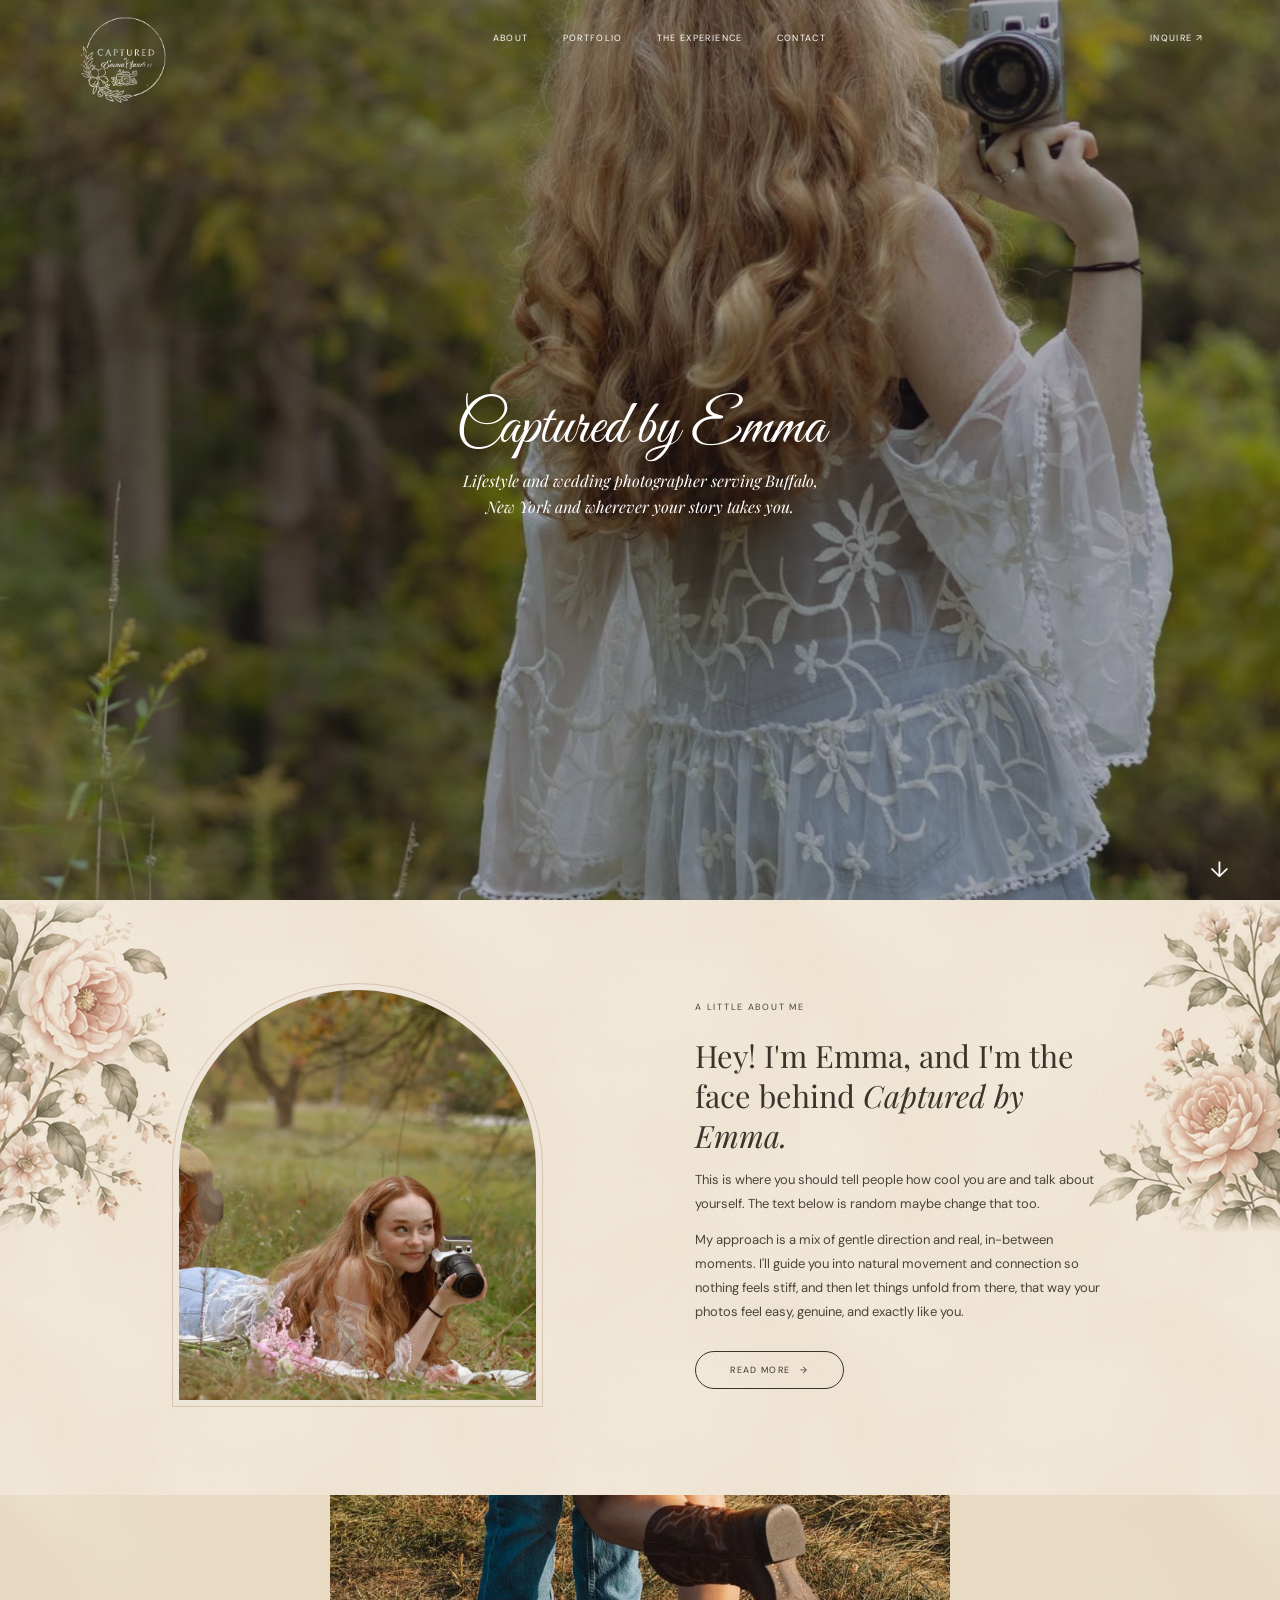
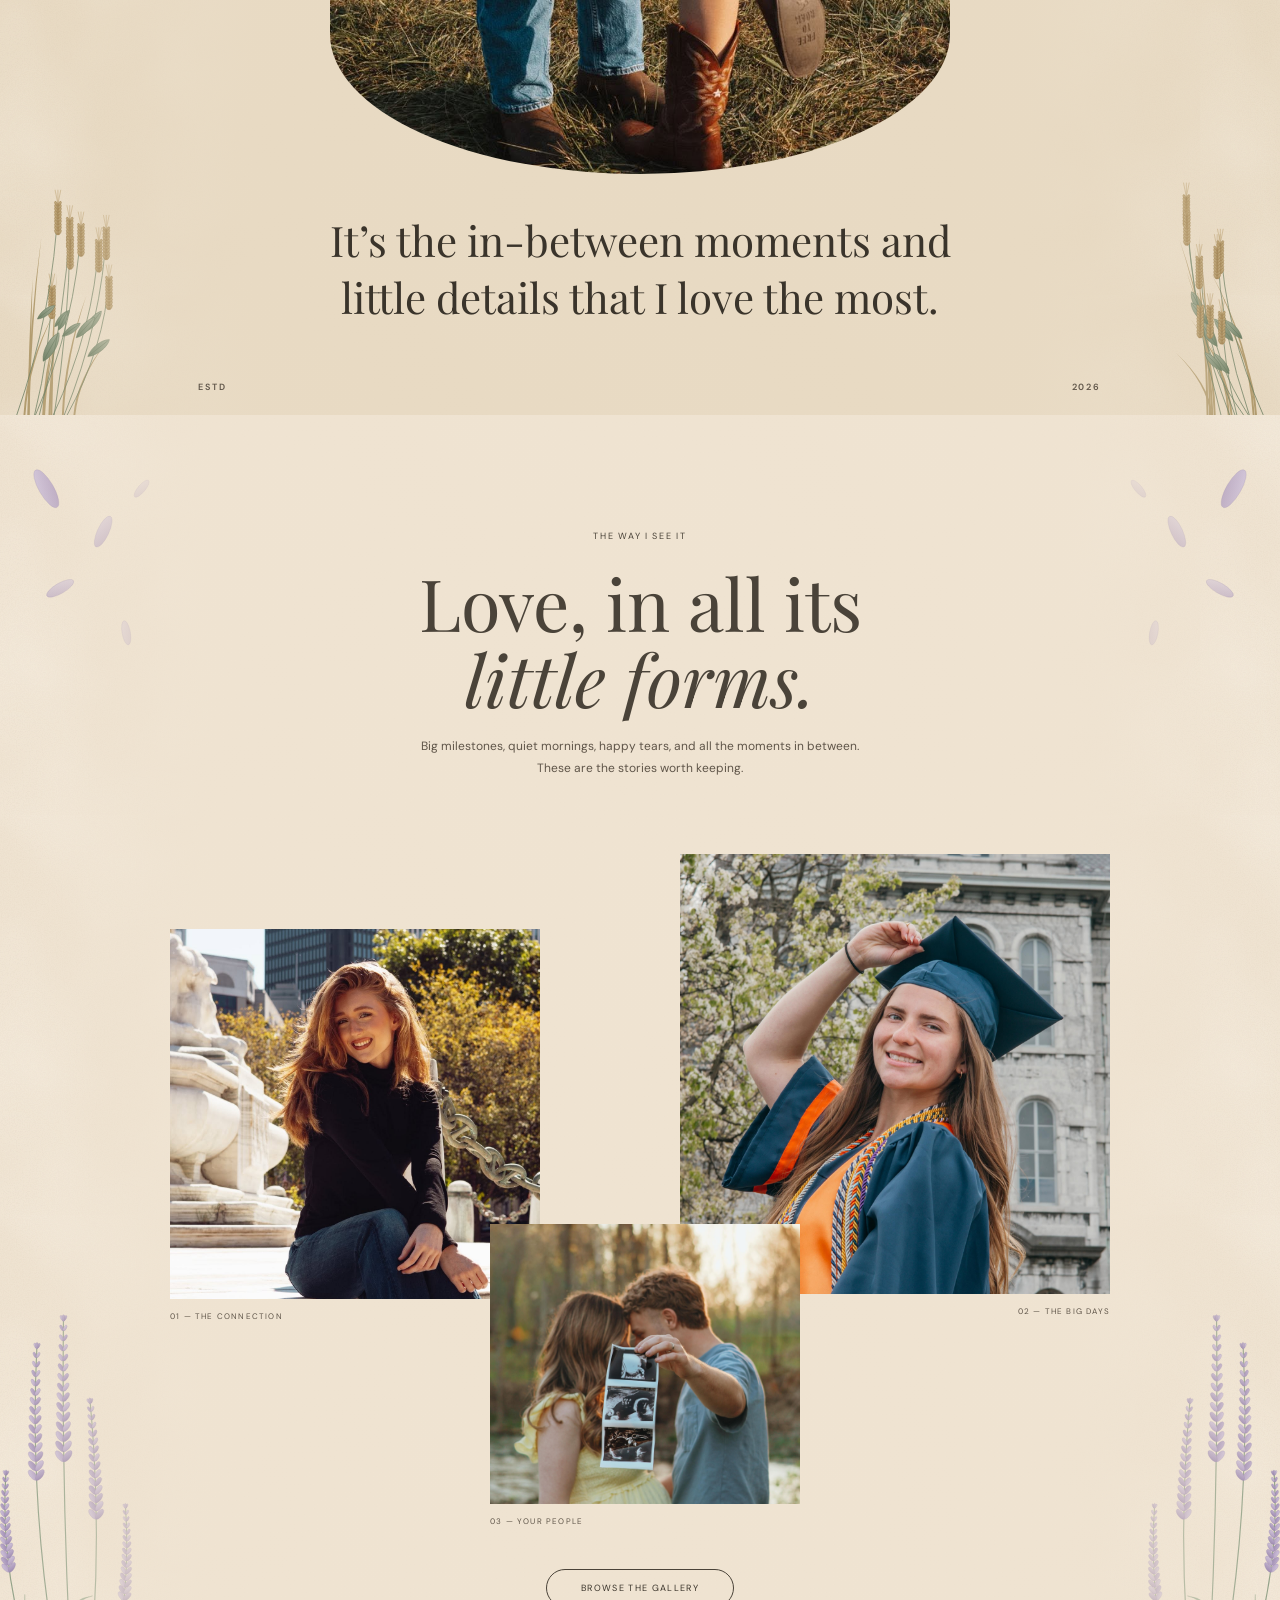
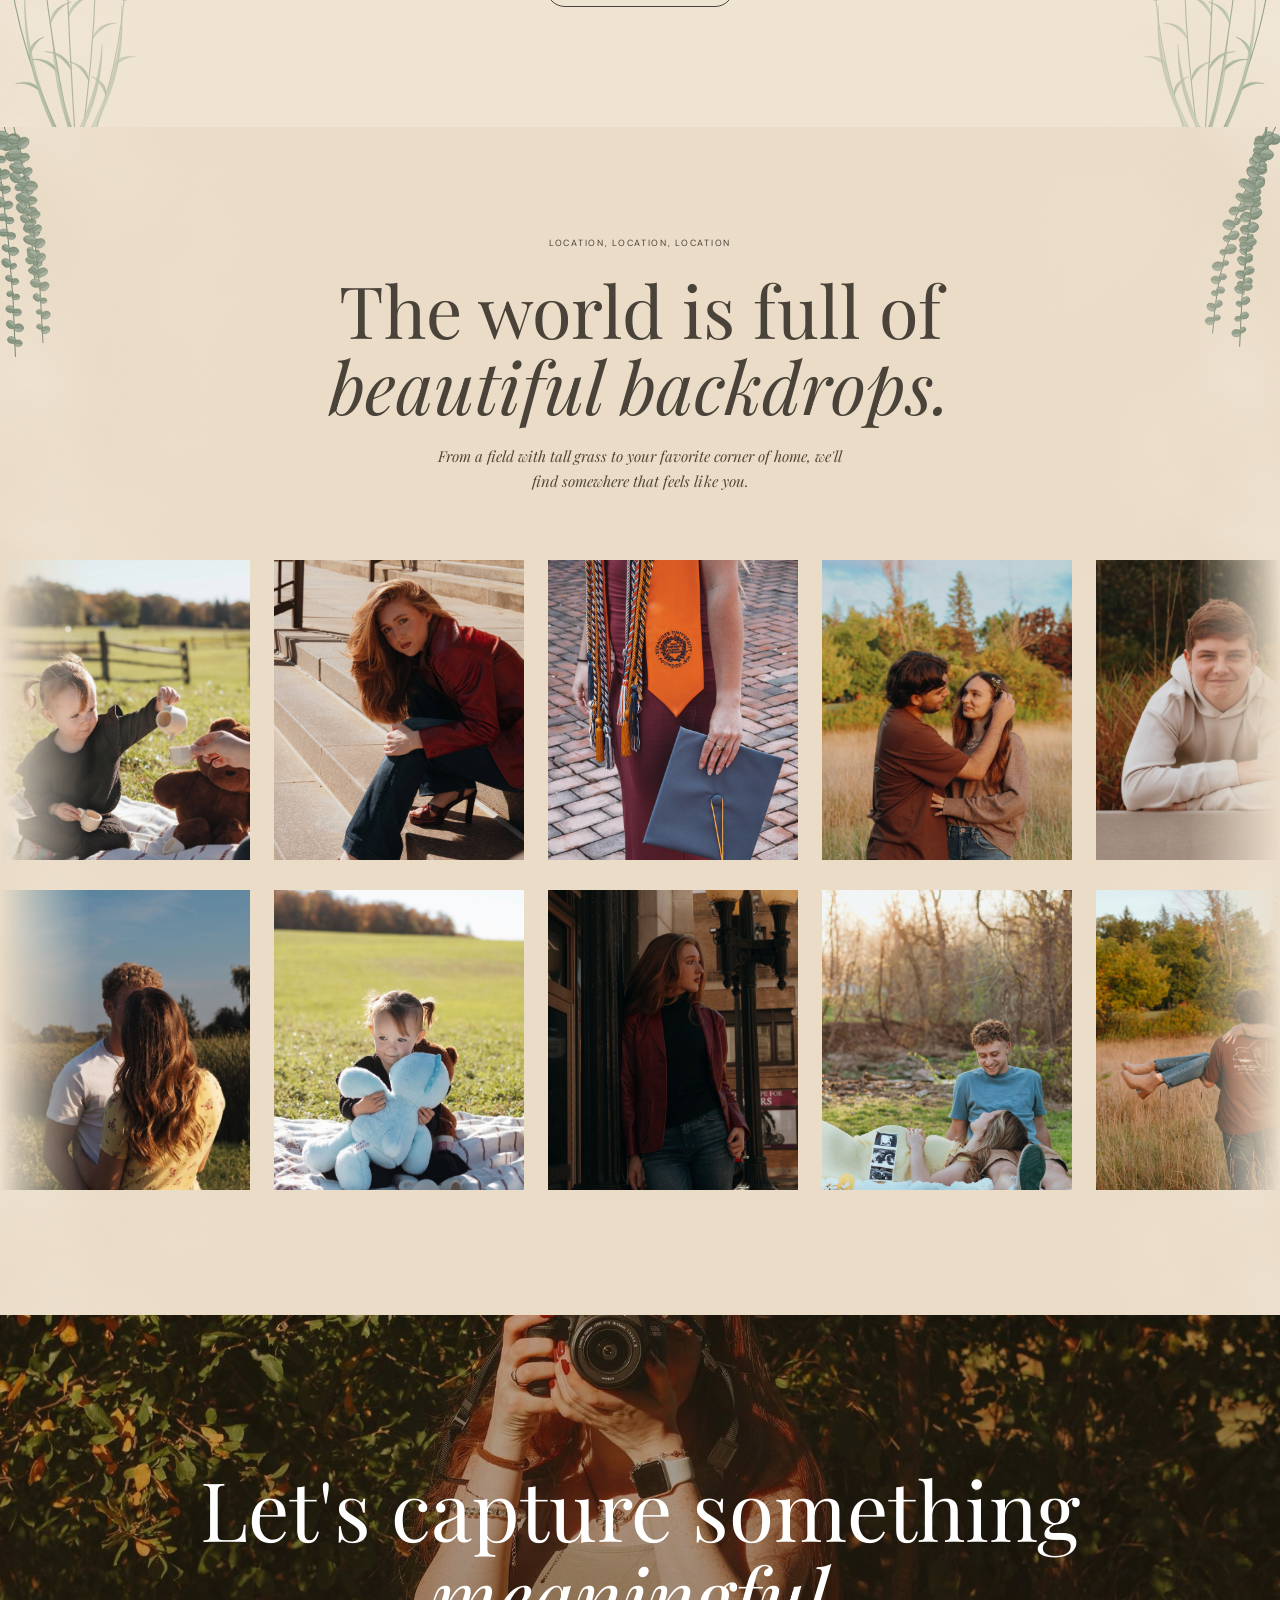
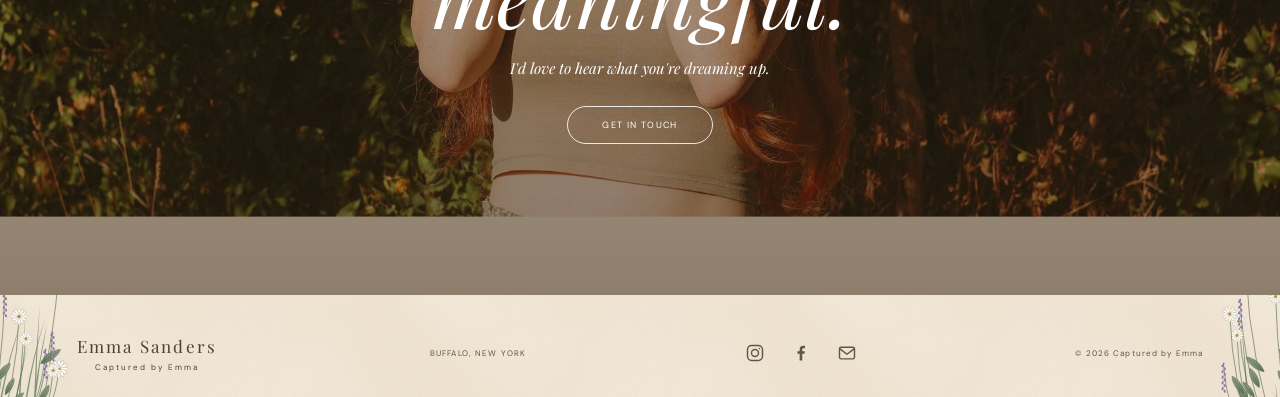
<file: index.html>
<!doctype html>
<html lang="en">
<head>
<meta charset="utf-8"><meta name="viewport" content="width=device-width,initial-scale=1">
<title>YOUR NAME — Photography</title>
<link rel="preconnect" href="https://fonts.googleapis.com"><link rel="preconnect" href="https://fonts.gstatic.com" crossorigin>
<link href="https://fonts.googleapis.com/css2?family=DM+Sans:wght@400;500;600&family=Great+Vibes&family=Playfair+Display:ital,wght@0,400;0,500;1,400&display=swap" rel="stylesheet">
<link rel="stylesheet" href="style.css?v=15">
</head>
<body>
<header class="nav"><a href="#top" class="logo logo-img" aria-label="Emma Sanders — Captured by Emma"><img src="Website pics/logo-white.png" alt="Captured by Emma Sanders"></a><button class="menu" aria-label="Open menu">☰</button><div class="links"><a href="#about">ABOUT</a><a href="#work">PORTFOLIO</a><a href="#details">THE EXPERIENCE</a><a href="#contact">CONTACT</a></div><a class="nav-cta" href="booking.html">INQUIRE ↗</a></header>
<main id="top">
<section class="hero">
  <div class="hero-photo parallax" data-speed=".22"><img src="Website pics/emma2.jpg" alt="Friends gathered around a table outdoors"></div>
  <div class="hero-dim"></div>
  <div class="hero-center"><div class="monogram">Captured by Emma</div><p>Lifestyle and wedding photographer serving Buffalo,<br>New York and wherever your story takes you.</p></div>
  <a class="scroll-cue" href="#about">↓</a>
</section>
<section class="about-block" id="about">
 <div class="about-inner">
  <div class="portrait-wrap"><div class="portrait-arch parallax"><img src="Website pics/emma1.jpg" alt="Photographer portrait placeholder"></div><div class="signature"></div></div>
  <div class="about-copy"><p class="tiny">A LITTLE ABOUT ME</p><h2>Hey! I'm Emma, and I'm the face behind <em>Captured by Emma.</em></h2><p>This is where you should tell people how cool you are and talk about yourself. The text below is random maybe change that too.</p><p>My approach is a mix of gentle direction and real, in-between moments. I'll guide you into natural movement and connection so nothing feels stiff, and then let things unfold from there, that way your photos feel easy, genuine, and exactly like you.</p><a class="outline-pill" href="#details">READ MORE</a></div>
 </div>
</section>
<section class="statement">
 <div class="statement-photo parallax parallax-lock" data-speed=".16"><img src="Website pics/boots.jpg" alt="Couple sharing a moment"></div>
 <h2>It’s the in-between moments and<br>little details that I love the most.</h2><span class="est left">ESTD</span><span class="est right">2026</span>
</section>
<section class="story" id="work">
 <div class="story-heading"><p class="tiny">THE WAY I SEE IT</p><h2>Love, in all its<br><em>little forms.</em></h2><p>Big milestones, quiet mornings, happy tears, and all the moments in between. These are the stories worth keeping.</p></div>
 <div class="photo-scatter">
  <figure class="scatter-one"><div class="photo"><img src="Website pics/city1.jpg" alt="Couple together"></div><figcaption>01 — THE CONNECTION</figcaption></figure>
  <figure class="scatter-two"><div class="photo"><img src="Website pics/gradstanding.jpg" alt="Wedding celebration"></div><figcaption>02 — THE BIG DAYS</figcaption></figure>
  <figure class="scatter-three"><div class="photo"><img src="Website pics/baby1.jpg" alt="Family together"></div><figcaption>03 — YOUR PEOPLE</figcaption></figure>
 </div><a class="outline-pill dark-pill" href="gallery.html">BROWSE THE GALLERY</a>
</section>
<section class="locations" id="details">
 <div class="locations-head">
  <p class="tiny">LOCATION, LOCATION, LOCATION</p><h2>The world is full of<br><em>beautiful backdrops.</em></h2><p class="locations-intro">From a field with tall grass to your favorite corner of home, we'll find somewhere that feels like you.</p>
 </div>
 <div class="marquee" aria-label="Scrolling gallery of photo locations">

  <!-- ROW 1: scrolls left. script.js clones the set so the loop is seamless on any screen width. -->
  <div class="marquee-track" data-speed="40">
   <div class="marquee-set">
    <figure class="tile"><div class="tile-img"><img src="Website pics/rot1.jpg" alt="Golden hour field"></div></figure>
    <figure class="tile"><div class="tile-img"><img src="Website pics/rot20.jpg" alt="Golden hour field"></div></figure>
    <figure class="tile"><div class="tile-img"><img src="Website pics/rot8.jpg" alt="Golden hour field"></div></figure>
    <figure class="tile"><div class="tile-img"><img src="Website pics/rot25.jpg" alt="Golden hour field"></div></figure>
    <figure class="tile"><div class="tile-img"><img src="Website pics/rot14.jpg" alt="Golden hour field"></div></figure>
    <figure class="tile"><div class="tile-img"><img src="Website pics/rot2.jpg" alt="Golden hour field"></div></figure>
    <figure class="tile"><div class="tile-img"><img src="Website pics/rot22.jpg" alt="Golden hour field"></div></figure>
    <figure class="tile"><div class="tile-img"><img src="Website pics/rot9.jpg" alt="Golden hour field"></div></figure>
    <figure class="tile"><div class="tile-img"><img src="Website pics/rot27.jpg" alt="Golden hour field"></div></figure>
    <figure class="tile"><div class="tile-img"><img src="Website pics/rot16.jpg" alt="Golden hour field"></div></figure>
    <figure class="tile"><div class="tile-img"><img src="Website pics/rot4.jpg" alt="Golden hour field"></div></figure>
    <figure class="tile"><div class="tile-img"><img src="Website pics/rot23.jpg" alt="Golden hour field"></div></figure>
    <figure class="tile"><div class="tile-img"><img src="Website pics/rot11.jpg" alt="Golden hour field"></div></figure>
    <figure class="tile"><div class="tile-img"><img src="Website pics/rot18.jpg" alt="Golden hour field"></div></figure>
   </div>
  </div>

  <!-- ROW 2: scrolls right (reverse), a little slower, starts from a different photo. -->
  <div class="marquee-track reverse" data-speed="32" aria-hidden="true">
   <div class="marquee-set">
    <figure class="tile"><div class="tile-img"><img src="Website pics/rot29.jpg" alt="Golden hour field"></div></figure>
    <figure class="tile"><div class="tile-img"><img src="Website pics/rot3.jpg" alt="Golden hour field"></div></figure>
    <figure class="tile"><div class="tile-img"><img src="Website pics/rot21.jpg" alt="Golden hour field"></div></figure>
    <figure class="tile"><div class="tile-img"><img src="Website pics/rot10.jpg" alt="Golden hour field"></div></figure>
    <figure class="tile"><div class="tile-img"><img src="Website pics/rot26.jpg" alt="Golden hour field"></div></figure>
    <figure class="tile"><div class="tile-img"><img src="Website pics/rot15.jpg" alt="Golden hour field"></div></figure>
    <figure class="tile"><div class="tile-img"><img src="Website pics/rot5.jpg" alt="Golden hour field"></div></figure>
    <figure class="tile"><div class="tile-img"><img src="Website pics/rot24.jpg" alt="Golden hour field"></div></figure>
    <figure class="tile"><div class="tile-img"><img src="Website pics/rot12.jpg" alt="Golden hour field"></div></figure>
    <figure class="tile"><div class="tile-img"><img src="Website pics/rot28.jpg" alt="Golden hour field"></div></figure>
    <figure class="tile"><div class="tile-img"><img src="Website pics/rot17.jpg" alt="Golden hour field"></div></figure>
    <figure class="tile"><div class="tile-img"><img src="Website pics/rot6.jpg" alt="Golden hour field"></div></figure>
    <figure class="tile"><div class="tile-img"><img src="Website pics/rot19.jpg" alt="Golden hour field"></div></figure>
    <figure class="tile"><div class="tile-img"><img src="Website pics/rot13.jpg" alt="Golden hour field"></div></figure>
    <figure class="tile"><div class="tile-img"><img src="Website pics/rot7.jpg" alt="Golden hour field"></div></figure>
   </div>
  </div>

 </div>
</section>
<section class="contact" id="contact"><div class="contact-bg parallax" data-speed=".15"><img src="Website pics/emma3.jpg" alt=""></div><div class="contact-overlay"></div><div class="contact-copy"><h2>Let's capture something<br><em>meaningful.</em></h2><p>I'd love to hear what you're dreaming up.</p><a class="outline-pill" href="booking.html">GET IN TOUCH</a></div></section>
</main>
<footer><a class="logo" href="#top">Emma Sanders <small>Captured by Emma</small></a><p>BUFFALO, NEW YORK</p><div class="social">
  <a href="https://www.instagram.com/capturedbyemmas/" aria-label="Instagram" target="_blank" rel="noopener"><svg viewBox="0 0 24 24" fill="none" stroke="currentColor" stroke-width="1.7" stroke-linecap="round" stroke-linejoin="round" aria-hidden="true"><rect x="3" y="3" width="18" height="18" rx="5"/><circle cx="12" cy="12" r="4.2"/><circle cx="17.4" cy="6.6" r="1" fill="currentColor" stroke="none"/></svg></a>
  <a href="https://www.facebook.com/capturedbyemmas" aria-label="Facebook" target="_blank" rel="noopener"><svg viewBox="0 0 24 24" fill="currentColor" aria-hidden="true"><path d="M13.5 21v-8h2.7l.4-3.2h-3.1V7.8c0-.9.3-1.5 1.6-1.5h1.7V3.4c-.3 0-1.3-.1-2.4-.1-2.4 0-4 1.5-4 4.1v2.4H7.7V13h2.7v8h3.1z"/></svg></a>
  <a href="booking.html" aria-label="Email / book a session"><svg viewBox="0 0 24 24" fill="none" stroke="currentColor" stroke-width="1.7" stroke-linecap="round" stroke-linejoin="round" aria-hidden="true"><rect x="3" y="5" width="18" height="14" rx="2"/><path d="M3.5 7l8.5 6.5L20.5 7"/></svg></a>
 </div><small>© <span id="year"></span> Captured by Emma</small></footer>
<script src="script.js?v=8"></script>
</body>
</html>
</file>
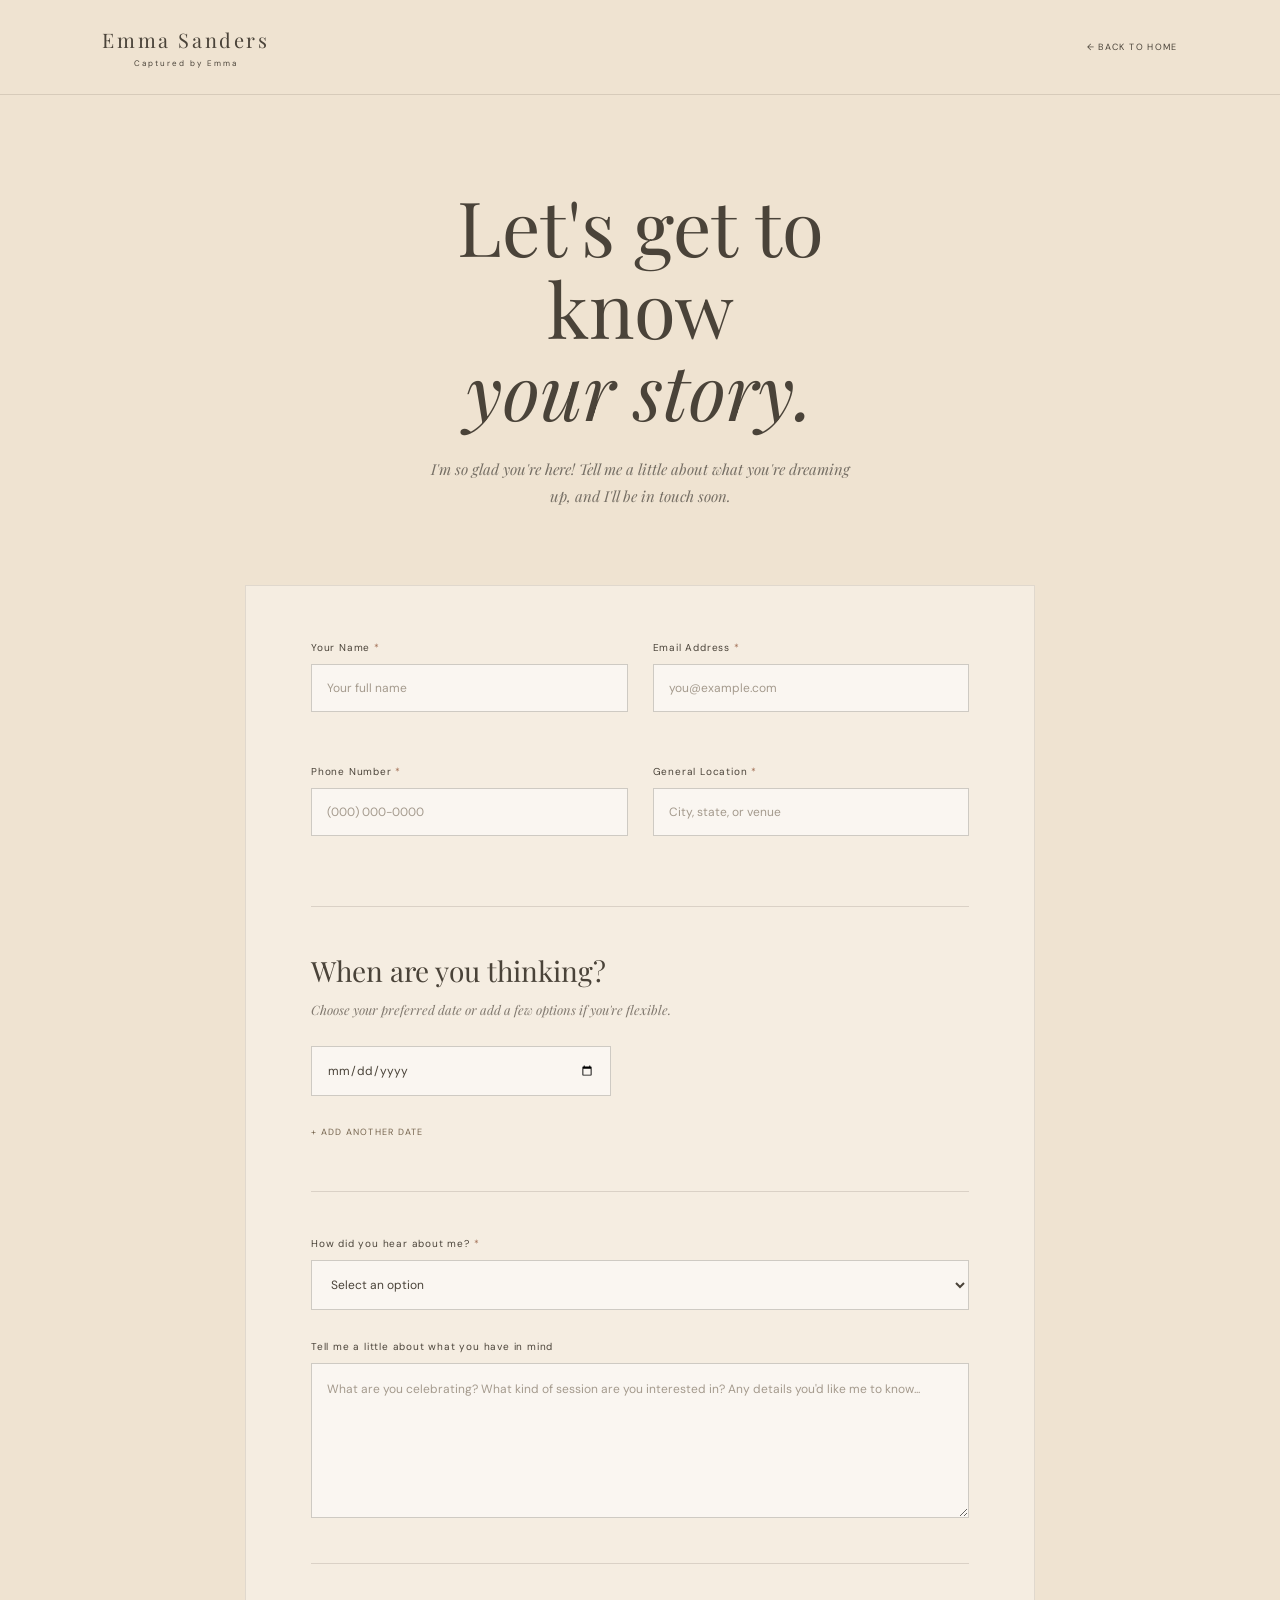
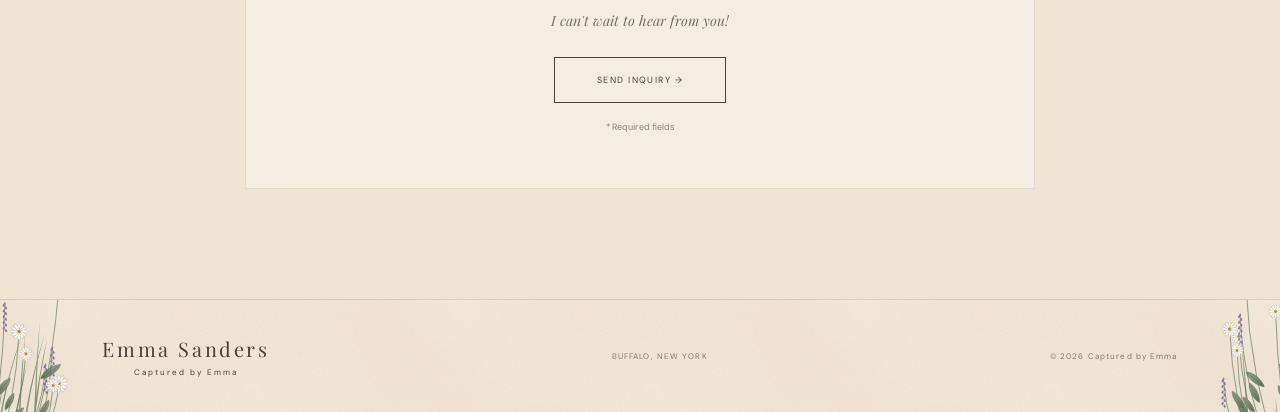
<file: booking.html>
<!doctype html>
<html lang="en">
<head>
  <meta charset="utf-8">
  <meta name="viewport" content="width=device-width, initial-scale=1">

  <title>Booking Inquiry — Captured by Emma</title>

  <link rel="preconnect" href="https://fonts.googleapis.com">
  <link rel="preconnect" href="https://fonts.gstatic.com" crossorigin>

  <link href="https://fonts.googleapis.com/css2?family=DM+Sans:wght@400;500;600&family=Great+Vibes&family=Playfair+Display:ital,wght@0,400;0,500;1,400&display=swap" rel="stylesheet">

  <link rel="stylesheet" href="style.css?v=10">
</head>

<body class="booking-page">

  <header class="booking-header">
    <a class="booking-logo" href="index.html">
      Emma Sanders
      <small>Captured by Emma</small>
    </a>

    <a class="booking-back" href="index.html">← BACK TO HOME</a>
  </header>

  <main class="booking-main">

    <div class="booking-intro">

      <h1>Let's get to know<br><em>your story.</em></h1>

      <p>
        I'm so glad you're here! Tell me a little about what you're
        dreaming up, and I'll be in touch soon.
      </p>
    </div>

    <form class="booking-form" id="booking-form">

      <!-- THE BASICS -->
      <div class="form-section">

        <div class="form-grid">

          <div class="form-field">
            <label for="name">Your Name <span>*</span></label>
            <input type="text" id="name" name="Name" placeholder="Your full name" required>
          </div>

          <div class="form-field">
            <label for="email">Email Address <span>*</span></label>
            <input type="email" id="email" name="Email" placeholder="you@example.com" required>
          </div>

          <div class="form-field">
            <label for="phone">Phone Number <span>*</span></label>
            <input type="tel" id="phone" name="Phone" placeholder="(000) 000-0000" required>
          </div>

          <div class="form-field">
            <label for="location">General Location <span>*</span></label>
            <input type="text" id="location" name="Location" placeholder="City, state, or venue" required>
          </div>

        </div>
      </div>

      <!-- PREFERRED DATES -->
      <div class="form-section">

        <h2>When are you thinking?</h2>

        <p class="form-help">
          Choose your preferred date or add a few options if you're flexible.
        </p>

        <div id="date-list">

          <div class="date-entry">
            <input
              type="date"
              name="Preferred Dates"
              class="preferred-date"
              aria-label="Preferred date"
              required
            >
          </div>

        </div>

        <button type="button" class="add-date" id="add-date">
          + ADD ANOTHER DATE
        </button>
      </div>

      <!-- ADDITIONAL DETAILS -->
      <div class="form-section">

        <div class="form-field">
          <label for="source">How did you hear about me? <span>*</span></label>

          <select id="source" name="How did you hear about me" required>
            <option value="" disabled selected>Select an option</option>
            <option value="Instagram">Instagram</option>
            <option value="Facebook">Facebook</option>
            <option value="Google">Google</option>
            <option value="Word of mouth">Word of mouth / Referral</option>
            <option value="Previous client">Previous client</option>
            <option value="Other">Other</option>
          </select>
        </div>

        <div class="form-field details-field">
          <label for="details">Tell me a little about what you have in mind</label>

          <textarea
            id="details"
            name="Details"
            rows="6"
            placeholder="What are you celebrating? What kind of session are you interested in? Any details you'd like me to know..."
          ></textarea>
        </div>
      </div>

      <!-- SUBMIT -->
      <div class="booking-submit">
        <p>I can't wait to hear from you!</p>

        <button type="submit" class="booking-submit-button">
          SEND INQUIRY →
        </button>

        <small>* Required fields</small>
      </div>

    </form>

    <!-- THANK YOU MESSAGE -->
    <div id="thank-you" class="thank-you-message" hidden>
      <p class="tiny">THANK YOU</p>
      <h2>Your inquiry has been completed.</h2>
      <p>I'll look forward to connecting with you!</p>
      <a href="index.html" class="outline-pill dark-pill">BACK TO HOME</a>
    </div>

  </main>

  <footer class="booking-footer">
    <a class="booking-logo" href="index.html">
      Emma Sanders
      <small>Captured by Emma</small>
    </a>

    <p>BUFFALO, NEW YORK</p>

    <small>© <span id="year"></span> Captured by Emma</small>
  </footer>

  <script>
    // Update footer year.
    document.getElementById("year").textContent = new Date().getFullYear();

    // Get today's date in local time.
    const today = new Date();

    const localToday = new Date(
      today.getTime() - today.getTimezoneOffset() * 60000
    ).toISOString().split("T")[0];

    // Prevent selecting dates in the past.
    document.querySelectorAll(".preferred-date").forEach(input => {
      input.min = localToday;
    });

    // Add additional preferred dates.
    const dateList = document.getElementById("date-list");
    const addDateButton = document.getElementById("add-date");

    addDateButton.addEventListener("click", () => {
      const entry = document.createElement("div");
      entry.className = "date-entry";

      const input = document.createElement("input");
      input.type = "date";
      input.name = "Preferred Dates";
      input.className = "preferred-date";
      input.setAttribute("aria-label", "Additional preferred date");
      input.min = localToday;

      const removeButton = document.createElement("button");
      removeButton.type = "button";
      removeButton.className = "remove-date";
      removeButton.textContent = "REMOVE";
      removeButton.setAttribute("aria-label", "Remove this date");

      removeButton.addEventListener("click", () => {
        entry.remove();
      });

      entry.append(input, removeButton);
      dateList.appendChild(entry);
    });

    // Send the inquiry by email (via FormSubmit) and show the thank-you message.
    const bookingForm = document.getElementById("booking-form");
    const submitButton = bookingForm.querySelector(".booking-submit-button");
    const thankYou = document.getElementById("thank-you");

    const errorMessage = document.createElement("p");
    errorMessage.className = "form-help";
    errorMessage.setAttribute("role", "alert");
    errorMessage.hidden = true;
    errorMessage.textContent =
      "Sorry, something went wrong sending your inquiry. Please try again in a moment.";
    submitButton.insertAdjacentElement("beforebegin", errorMessage);

    bookingForm.addEventListener("submit", async function (event) {
      event.preventDefault();
      event.stopPropagation();

      if (!bookingForm.reportValidity()) return;

      errorMessage.hidden = true;
      submitButton.disabled = true;
      const originalLabel = submitButton.textContent;
      submitButton.textContent = "SENDING...";

      // Collect the fields, combining every preferred date into one line.
      const form = new FormData(bookingForm);
      const dates = form.getAll("Preferred Dates").filter(Boolean);

      const payload = {
        "Name": form.get("Name"),
        "Email": form.get("Email"),
        "Phone": form.get("Phone"),
        "Location": form.get("Location"),
        "Preferred Dates": dates.join(", "),
        "How did you hear about me": form.get("How did you hear about me"),
        "Details": form.get("Details") || "(none)",

        // FormSubmit options.
        "_subject": "New booking inquiry — Captured by Emma",
        "_template": "table",
        "_captcha": "false",
        "_replyto": form.get("Email")
      };

      // Send the email. FormSubmit delivers the message but its reply can be
      // slow and the browser sometimes blocks us from reading it, which used to
      // trigger a false "something went wrong". So we send in "no-cors" mode:
      // we don't read the reply, and only treat a real network failure
      // (offline, request blocked) as an error.
      const sendPromise = fetch("https://formsubmit.co/ajax/be078366243f27d2cad0f4f7a2c59f19", {
        method: "POST",
        mode: "no-cors",
        body: new URLSearchParams(payload),
        keepalive: true
      });

      function showThankYou() {
        bookingForm.hidden = true;
        thankYou.hidden = false;
        thankYou.scrollIntoView({ behavior: "smooth", block: "center" });
      }

      function showError(err) {
        console.error(err);
        const detail = err && err.name === "AbortError"
          ? " (the request timed out)"
          : (err && err.message ? " (" + err.message + ")" : "");
        errorMessage.textContent =
          "Sorry, something went wrong sending your inquiry. Please try again in a moment." + detail;
        errorMessage.hidden = false;

        thankYou.hidden = true;
        bookingForm.hidden = false;
        submitButton.disabled = false;
        submitButton.textContent = originalLabel;
        errorMessage.scrollIntoView({ behavior: "smooth", block: "center" });
      }

      // Wait for the reply, but no longer than 2 seconds.
      const waitedLong = Symbol("waitedLong");
      const firstResult = await Promise.race([
        sendPromise.then(() => "sent", err => ({ err })),
        new Promise(resolve => setTimeout(() => resolve(waitedLong), 2000))
      ]);

      if (firstResult === "sent") {
        showThankYou();
      } else if (firstResult === waitedLong) {
        // Still waiting on FormSubmit: show the thank-you now and leave it up.
        // Browsers sometimes cancel a slow request after the email has already
        // gone out (for example when the visitor switches tabs), so a late
        // failure is only logged and never brings the form back.
        showThankYou();
        sendPromise.catch(err => console.warn("Late send warning (ignored):", err));
      } else {
        showError(firstResult.err);
      }
    });
  </script>

</body>
</html>
</file>
<file: style.css>
:root{--tan:#d6b587;--blue:#b5c0c4;--cream:#f6f1e9;--ink:#4b4944;--white:#fff;--serif:'Playfair Display',Georgia,serif;--sans:'DM Sans',Arial,sans-serif;--script:'Great Vibes','Brush Script MT',cursive}

*{box-sizing:border-box}
html{scroll-behavior:smooth}
body{margin:0;color:var(--ink);font-family:var(--sans);background:var(--cream)}
a{color:inherit;text-decoration:none}
img{display:block;width:100%;height:100%;object-fit:cover}

.nav{height:76px;position:absolute;top:0;left:0;width:100%;z-index:10;display:flex;align-items:center;justify-content:space-between;padding:0 6%;color:#fff}
.logo{font:19px var(--serif);letter-spacing:.13em;text-align:center}
.logo small{display:block;font:8px var(--sans);letter-spacing:.25em;margin-top:5px}
.links{display:flex;gap:34px}
.links a,.nav-cta{font-size:9px;letter-spacing:.15em}
.menu{display:none}

.hero{height:100vh;min-height:620px;position:relative;color:white;display:grid;place-items:center;overflow:hidden}
.hero-photo,.hero-dim{position:absolute;inset:0}
.hero-photo img{object-position:center 55%;transform:scale(1.12)}
.hero-dim{background:rgba(27,32,36,.36)}
.read-pill,.outline-pill{border:1px solid rgba(255,255,255,.85);border-radius:40px;padding:12px 34px;font-size:9px;letter-spacing:.15em;display:inline-block}
.read-pill{position:absolute;top:7%;left:50%;transform:translateX(-50%)}
.hero-center{position:relative;text-align:center;margin-top:15px}
.hero .monogram{display:block;border:0;padding:0;margin:0 auto 6px;font:400 60px/1.1 var(--script);white-space:nowrap;text-shadow:0 2px 14px rgba(0,0,0,.25)}
.hero h1{font:clamp(30px,3.2vw,44px)/1.25 var(--serif);font-weight:400;margin:0 0 12px}
.hero-center p{font:italic 16px/1.6 var(--serif);margin:0}
.scroll-cue{position:absolute;bottom:16px;right:4%;font-size:22px}

.about-block{background:var(--tan);padding:105px 10% 110px}
.about-inner{max-width:1040px;margin:auto;display:grid;grid-template-columns:1fr 1fr;align-items:center;gap:12%}
.portrait-wrap{position:relative;padding:0 12% 0 0}
.portrait-arch{height:450px;overflow:hidden;border-radius:0 48% 0 0}
.portrait-arch img{object-position:center 35%;transform:scale(1.1)}
.signature{position:absolute;bottom:-22px;left:-30px;color:white;font:italic 32px var(--serif);transform:rotate(-8deg)}
.signature small{display:block;font:9px var(--sans);letter-spacing:.2em;text-align:center;margin-top:3px}
.tiny{font-size:9px;letter-spacing:.19em;margin:0 0 23px}
.about-copy h2{font:clamp(29px,3vw,39px)/1.28 var(--serif);font-weight:400;margin:0 0 12px;color:white}
.about-copy p:not(.tiny){font-size:12px;line-height:1.85;color:#fff;margin:12px 0}
.about-copy .outline-pill{margin-top:15px;color:white}

.statement{position:relative;background:var(--blue);min-height:520px;padding:0 8% 80px;text-align:center;overflow:hidden}
.statement-photo{height:280px;width:min(58vw,620px);margin:-1px auto 38px;overflow:hidden;border-radius:0 0 50% 50%}
.statement-photo img{transform:scale(1.12)}
.statement h2{font:clamp(29px,3.8vw,42px)/1.35 var(--serif);font-weight:400;color:white;margin:0}
.est{position:absolute;bottom:22px;color:white;font-size:9px;font-weight:600;letter-spacing:.2em}
.est.left{left:15.5%}
.est.right{right:14%}

.story{background:var(--cream);padding:115px 10% 120px;overflow:hidden}
.story-heading{text-align:center}
.story-heading h2,.locations h2{font:clamp(45px,6vw,72px)/1.05 var(--serif);font-weight:400;margin:0}
.story-heading h2 em,.locations h2 em{font-weight:400}
.story-heading>p:last-child{font-size:12px;line-height:1.8;color:#81796f;max-width:440px;margin:20px auto 0}

.photo-scatter{max-width:1000px;margin:75px auto 55px;position:relative;height:660px}
.photo-scatter figure{position:absolute;margin:0}
.photo{overflow:hidden}
.photo img{transform:scale(1.15)}
.photo-scatter figcaption{font-size:8px;letter-spacing:.15em;color:#837b70;margin-top:12px}

.scatter-one{width:37%;left:3%;top:75px}
.scatter-one .photo{height:370px}

.scatter-two{width:43%;right:3%;top:0}
.scatter-two .photo{height:440px}
.scatter-two figcaption{text-align:right}

.scatter-three{width:31%;left:35%;top:370px}
.scatter-three .photo{height:280px}
.scatter-three .photo img{
    transform:scale(1);
    object-position:center center;
}

.dark-pill{border-color:#77736c;color:var(--ink);display:table;margin:auto}

/* ---------- Locations: two auto-scrolling photo rows ---------- */
.locations{background:#e6ddd0;padding:110px 0 125px;text-align:center;overflow:hidden}
.locations-head{padding:0 10%}
.locations h2{color:var(--ink)}
.locations-intro{font:italic 15px/1.7 var(--serif);max-width:430px;margin:20px auto 0;color:#766f65}

.marquee{margin-top:65px;overflow:hidden;display:flex;flex-direction:column;gap:30px;
    -webkit-mask-image:linear-gradient(90deg,transparent,#000 7%,#000 93%,transparent);
    mask-image:linear-gradient(90deg,transparent,#000 7%,#000 93%,transparent)}
/* --shift (minus one set's width) and --dur are set by script.js so every row loops seamlessly */
.marquee-track{display:flex;width:max-content;will-change:transform;animation:marquee var(--dur,60s) linear infinite}
.marquee-track.reverse{animation-direction:reverse}
.marquee-set{display:flex;align-items:flex-start;gap:24px;padding-right:24px}
.tile{flex:none;width:250px;margin:0;text-align:left}
.tile-img{height:300px;overflow:hidden}
.tile figcaption{font-size:8px;letter-spacing:.15em;color:#837b70;margin-top:12px}
@keyframes marquee{from{transform:translate3d(0,0,0)}to{transform:translate3d(var(--shift,0px),0,0)}}

.quote{background:#b5c0c4;text-align:center;padding:95px 15%}
.quote blockquote{font:clamp(27px,3.5vw,42px)/1.35 var(--serif);color:white;margin:0 auto;max-width:800px}
.quote small{display:block;font-size:8px;letter-spacing:.2em;color:white;margin-top:25px}

.contact{height:580px;position:relative;display:grid;place-items:center;text-align:center;color:white;overflow:hidden}
.contact-bg,.contact-overlay{position:absolute;inset:0}
.contact-bg img{transform:scale(1.12)}
.contact-overlay{background:rgba(35,38,36,.4)}
.contact-copy{position:relative}
.contact-copy .tiny{color:white}
.contact h2{font:clamp(48px,7vw,82px)/1.05 var(--serif);font-weight:400;margin:0}
.contact-copy>p:not(.tiny){font:italic 15px var(--serif);margin:20px 0 28px}

footer{background:var(--cream);padding:40px 6% 25px;display:flex;align-items:center;justify-content:space-between;gap:20px;text-align:center}
footer .logo{font-size:17px}
footer p,footer>div,footer>small{font-size:8px;letter-spacing:.14em;color:#81796f}
footer>div{display:flex;gap:20px}

@media(max-width:700px){
    .hero .monogram{font-size:44px}
    .nav{height:68px;padding:0 6%}
    .menu{display:block;background:none;border:0;color:white;font-size:22px}
    .links{display:none;position:absolute;top:68px;left:0;right:0;background:#bda078;padding:25px 8%;flex-direction:column;gap:20px}
    .links.open{display:flex}
    .nav-cta{display:none}
    .hero{min-height:620px}
    .hero h1{font-size:32px}
    .hero-center p{font-size:14px}
    .about-block{padding:75px 8% 85px}
    .about-inner{grid-template-columns:1fr;gap:60px}
    .portrait-wrap{width:82%;margin:auto}
    .portrait-arch{height:390px}
    .about-copy{padding:0 3%}
    .about-copy h2{font-size:31px}
    .statement{min-height:440px;padding-bottom:65px}
    .statement-photo{width:85vw;height:230px;margin-bottom:32px}
    .statement h2{font-size:28px}
    .story{padding:85px 7% 90px}
    .photo-scatter{height:auto;display:grid;grid-template-columns:1fr 1fr;gap:18px;margin:45px auto}
    .photo-scatter figure{position:relative!important;inset:auto!important;width:100%!important;margin:0!important}
    .photo-scatter .photo{height:240px!important}
    .scatter-two{margin-top:45px!important}
    .scatter-three{grid-column:1/-1;width:75%!important;margin:-10px auto 0!important}
    .scatter-three .photo{height:280px!important}
    .locations{padding:85px 0 95px}
    .locations-head{padding:0 7%}
    .marquee{margin-top:45px;gap:22px}
    .marquee-set{gap:14px;padding-right:14px}
    .tile{width:170px}
    .tile-img{height:215px}
    .quote{padding:80px 8%}
    .contact{height:500px}
    footer{flex-direction:column;padding:35px 6%}
    footer p{line-height:1.7}
}

/* Reduced-motion visitors: parallax drift stays off. The photo strip keeps running (slower, set in script.js). */
@media(prefers-reduced-motion:reduce){
    html{scroll-behavior:auto}
    .parallax{transform:none!important}
}

/* ===== REALISTIC NATURE THEME v3: readable text, a different botanical for each section ===== */
:root{--cream:#efe3d1;--ink:#4a4339;--paper:url("data:image/svg+xml,%3Csvg xmlns='http\://www\.w3.org/2000/svg' width='400' height='400'%3E%3Cfilter id='a'%3E%3CfeTurbulence type='fractalNoise' baseFrequency='.85' numOctaves='3' seed='2' stitchTiles='stitch'/%3E%3CfeColorMatrix values='0 0 0 0 .42 0 0 0 0 .33 0 0 0 0 .22 0 0 0 .5 -.16'/%3E%3C/filter%3E%3Cfilter id='b'%3E%3CfeTurbulence type='fractalNoise' baseFrequency='.006' numOctaves='3' seed='7' stitchTiles='stitch'/%3E%3CfeColorMatrix values='0 0 0 0 1 0 0 0 0 .97 0 0 0 0 .92 0 0 0 1.6 -.55'/%3E%3C/filter%3E%3Crect width='400' height='400' filter='url(%23a)' opacity='.26'/%3E%3Crect width='400' height='400' filter='url(%23b)' opacity='.3'/%3E%3C/svg%3E");--fl:url("floral-left.png");--fr:url("floral-right.png");
  --wl:url("floral-wheat-left-sharp.svg");--wr:url("floral-wheat-right-sharp.svg");--ml:url("floral-meadow-left-sharp.svg");--mr:url("floral-meadow-right-sharp.svg");--el:url("floral-eucalyptus-left-sharp.svg");--er:url("floral-eucalyptus-right-sharp.svg");
  --lvl:url("floral-lavender-left.svg");--lvr:url("floral-lavender-right.svg");--ptl:url("floral-petals-left.svg");--ptr:url("floral-petals-right.svg")}
body{background:var(--cream)}

.about-block,.statement,.story,.locations,footer{position:relative;isolation:isolate;overflow:hidden}
.about-block::before,.statement::before,.story::before,.locations::before,footer::before{content:"";position:absolute;inset:0;z-index:-1;pointer-events:none;background-repeat:no-repeat}

/* a soft wash over the middle keeps every word on a plain background; flowers only show at the edges */
.statement::after,.story::after,.locations::after{content:"";position:absolute;inset:0;z-index:-1;pointer-events:none;background:linear-gradient(90deg,transparent 0,rgba(var(--vr),.96) 20%,rgba(var(--vr),.96) 80%,transparent 100%)}

/* ABOUT: peonies (only here) */
.about-block{background:var(--paper),#f0e5d4;padding:90px max(10%,14vw) 95px}
.about-block::before{background-image:var(--fl),var(--fr);background-position:left top,right top;background-size:auto min(100%,26vw),auto min(100%,26vw)}
.portrait-arch{height:410px;border-radius:999px 999px 0 0;box-shadow:0 0 0 6px rgba(255,252,245,.6),0 0 0 7px rgba(176,146,118,.4)}
.signature{left:-46px;bottom:-12px;color:#3f382f;font:400 56px/1 var(--script);transform:rotate(-4deg)}
.signature small{font:9px var(--sans);letter-spacing:.2em;margin-top:6px;text-align:left;padding-left:34px;transform:rotate(4deg);color:#3f382f}
.about-copy .tiny{color:#4a4339}
.about-copy h2{color:#3a342b;font-size:clamp(26px,2.4vw,34px);line-height:1.3}
.about-copy p:not(.tiny){color:#4a4339;font-size:13px}
.about-copy .outline-pill{color:#3a342b;border-color:#3a342b}
.about-copy .outline-pill::after{content:"\2192";margin-left:10px}

/* STATEMENT: golden wheat and grasses */
.statement{--vr:232,218,195;background:var(--paper),#e8dac3}
.statement::before{background-image:var(--wl),var(--wr);background-position:left 1% bottom,right 1% bottom;background-size:auto min(96%,24vw),auto min(96%,24vw)}
.statement h2{color:#3a342b}
.est{color:#5f5549}

/* STORY: soft lavender at the bottom corners + a few drifting petals up top */
.story{--vr:239,227,209;background:var(--paper),var(--cream)}
.story::before{background-image:var(--lvl),var(--lvr),var(--ptl),var(--ptr);background-position:left -14px bottom 0,right -14px bottom 0,left 1% top 4%,right 1% top 4%;background-size:auto min(32%,427px),auto min(32%,427px),auto 230px,auto 230px}
.story::after{background:linear-gradient(90deg,transparent 0,rgba(var(--vr),.96) 17%,rgba(var(--vr),.96) 83%,transparent 100%)}
.story-heading>p:last-child{color:#5f5549}
.photo-scatter figcaption,.tile figcaption{color:#5f5549}
.dark-pill{border-color:#4a4339;color:#3a342b}

/* LOCATIONS: eucalyptus branches hanging from the top corners */
.locations{--vr:234,220,199;background:var(--paper),#eadcc7}
.locations::before{background-image:var(--el),var(--er);background-position:left -10px top,right -10px top;background-size:auto 340px,auto 340px}
.locations-intro{color:#524839}

/* CONTACT: golden-hour tint over the photo, one white sprig */
.contact-overlay{background:linear-gradient(rgba(70,46,22,.28),rgba(52,34,16,.52))}
.contact::after{content:"";position:absolute;right:7%;bottom:28px;width:90px;height:150px;z-index:0;pointer-events:none;background:var(--sr) no-repeat center/contain}
.contact-copy{z-index:1}

footer{background:var(--paper),var(--cream)}
footer::before{background-image:var(--ml),var(--mr);background-position:left -20px bottom -60px,right -20px bottom -60px;background-size:auto 260px,auto 260px}
footer p,footer>div,footer>small{color:#5f5549}

@media(max-width:700px){
 /* Phone: no cream fog over the botanicals (it made them look blurry).
    Instead the flower layer itself fades out toward the middle, so text stays clear. */
 .statement::after,.story::after,.locations::after{background:none}
 /* Story keeps its soft side fade (petals); lavender is a small sprig level with the gallery button */
 .story::before{
   -webkit-mask-image:linear-gradient(90deg,#000 0,#000 18%,transparent 29%,transparent 71%,#000 82%,#000 100%);
           mask-image:linear-gradient(90deg,#000 0,#000 18%,transparent 29%,transparent 71%,#000 82%,#000 100%)}
 /* Wheat + eucalyptus: crisp (no fade, no fog), hard-cropped so they only peek in from the sides */
 .locations::before{
   clip-path:polygon(0 0,22% 0,22% 100%,78% 100%,78% 0,100% 0,100% 100%,0 100%)}
 .about-block{padding:75px 8% 85px}
 .about-block::before{background-position:left -90px top 20px,right -90px top 40px;background-size:auto 300px,auto 300px}
 .portrait-wrap{width:62%;padding:0}
 .portrait-arch{height:320px}
 .signature{left:-34px;font-size:46px}
 .statement{padding-bottom:185px}
 .statement::before{background-size:auto 240px,auto 240px;background-position:left 0 bottom 0,right 0 bottom 0}
 .story::before{background-position:left -8px bottom 0,right -8px bottom 0,left -8px top 2%,right -8px top 2%;background-size:auto 130px,auto 130px,auto 170px,auto 170px}
 .locations::before{background-size:auto 200px,auto 200px;background-position:left -8px top,right -8px top}
 .contact::after{width:60px;height:100px;bottom:20px}
}

/* Keep the About portrait completely stationary */
.about-block .portrait-arch,
.about-block .portrait-arch img {
    animation: none !important;
    transition: none !important;
}

.about-block .portrait-arch {
    transform: none !important;
}

.about-block .portrait-arch img {
    transform: none !important;
    object-position: center 35%;
}


/* =====================================
   BOOKING INQUIRY PAGE
===================================== */

.booking-page {
    min-height: 100vh;
    background: var(--cream);
}

.booking-header {
    min-height: 95px;
    padding: 20px 8%;
    display: flex;
    align-items: center;
    justify-content: space-between;
    border-bottom: 1px solid rgba(74, 67, 57, .15);
}

.booking-logo {
    font: 20px var(--serif);
    letter-spacing: .13em;
    text-align: center;
    color: var(--ink);
}

.booking-logo small {
    display: block;
    font: 8px var(--sans);
    letter-spacing: .25em;
    margin-top: 5px;
}

.booking-back {
    font-size: 9px;
    letter-spacing: .15em;
}

.booking-main {
    max-width: 850px;
    margin: 0 auto;
    padding: 90px 30px 110px;
}

.booking-intro {
    text-align: center;
    max-width: 570px;
    margin: 0 auto 75px;
}

.booking-intro .tiny {
    color: #756958;
    margin-bottom: 20px;
}

.booking-intro h1 {
    font: clamp(48px, 7vw, 76px)/1.08 var(--serif);
    font-weight: 400;
    color: var(--ink);
    margin: 0;
}

.booking-intro h1 em {
    font-weight: 400;
}

.booking-intro > p:last-child {
    max-width: 440px;
    margin: 25px auto 0;
    font: italic 15px/1.8 var(--serif);
    color: #766f65;
}

.booking-form {
    background: rgba(255, 255, 255, .35);
    padding: 55px 65px;
    border: 1px solid rgba(74, 67, 57, .12);
}

.form-section {
    padding-bottom: 45px;
    margin-bottom: 45px;
    border-bottom: 1px solid rgba(74, 67, 57, .16);
}

.form-section:last-of-type {
    margin-bottom: 35px;
}

.form-section-label {
    font-size: 9px;
    letter-spacing: .2em;
    color: #8b765e;
    margin: 0 0 28px;
}

.form-section h2 {
    font: 28px var(--serif);
    font-weight: 400;
    margin: 0 0 10px;
}

.form-help {
    font: italic 13px/1.7 var(--serif);
    color: #81796f;
    margin: 0 0 25px;
}

.form-grid {
    display: grid;
    grid-template-columns: 1fr 1fr;
    gap: 28px 25px;
}

.form-field {
    display: flex;
    flex-direction: column;
    gap: 10px;
    margin-bottom: 25px;
}

.form-field label {
    font-size: 10px;
    letter-spacing: .08em;
    color: var(--ink);
}

.form-field label span {
    color: #a16e54;
}

.form-field input,
.form-field select,
.form-field textarea,
.date-entry input {
    width: 100%;
    border: 1px solid rgba(74, 67, 57, .25);
    border-radius: 0;
    background: rgba(255, 255, 255, .55);
    padding: 15px;
    font: 12px var(--sans);
    color: var(--ink);
    outline: none;
}

.form-field input:focus,
.form-field select:focus,
.form-field textarea:focus,
.date-entry input:focus {
    border-color: #8b765e;
}

.form-field input::placeholder,
.form-field textarea::placeholder {
    color: #a49a8d;
}

.form-field select {
    cursor: pointer;
}

.form-field textarea {
    resize: vertical;
    min-height: 145px;
    line-height: 1.7;
}

.details-field {
    margin-top: 30px;
    margin-bottom: 0;
}

.date-entry {
    display: flex;
    align-items: center;
    gap: 12px;
    margin-bottom: 12px;
}

.date-entry input {
    max-width: 300px;
    min-height: 45px;
}

.add-date,
.remove-date {
    background: none;
    border: none;
    color: #76654f;
    font: 9px var(--sans);
    letter-spacing: .14em;
    cursor: pointer;
}

.add-date {
    margin-top: 10px;
    padding: 8px 0;
}

.add-date:hover,
.remove-date:hover {
    opacity: .6;
}

.remove-date {
    white-space: nowrap;
}

.booking-submit {
    text-align: center;
}

.booking-submit p {
    font: italic 14px/1.7 var(--serif);
    color: #766f65;
    margin: 0 auto 25px;
}

.booking-submit-button {
    display: inline-block;
    background: transparent;
    border: 1px solid var(--ink);
    color: var(--ink);
    padding: 16px 42px;
    font: 9px var(--sans);
    letter-spacing: .16em;
    cursor: pointer;
    transition: .3s ease;
}

.booking-submit-button:hover {
    background: var(--ink);
    color: var(--cream);
}

.booking-submit small {
    display: block;
    margin-top: 18px;
    font-size: 9px;
    color: #8b8175;
}

.booking-footer {
    padding: 35px 8%;
    display: flex;
    justify-content: space-between;
    align-items: center;
    gap: 20px;
    border-top: 1px solid rgba(74, 67, 57, .15);
    text-align: center;
}

.booking-footer p,
.booking-footer > small {
    font-size: 8px;
    letter-spacing: .14em;
    color: #81796f;
}

/* Booking page mobile layout */
@media(max-width: 700px) {
    .booking-header {
        min-height: 80px;
        padding: 18px 6%;
    }

    .booking-logo {
        font-size: 16px;
    }

    .booking-back {
        font-size: 8px;
    }

    .booking-main {
        padding: 65px 18px 75px;
    }

    .booking-intro {
        margin-bottom: 50px;
    }

    .booking-intro h1 {
        font-size: 49px;
    }

    .booking-form {
        padding: 35px 22px;
    }

    .form-grid {
        grid-template-columns: 1fr;
        gap: 0;
    }

    .form-section {
        padding-bottom: 35px;
        margin-bottom: 35px;
    }

    .date-entry {
        align-items: flex-start;
    }

    .date-entry input {
        min-width: 0;
        flex: 1;
    }

    .booking-footer {
        flex-direction: column;
        padding: 35px 6%;
    }
}


/* Booking thank-you message */

.thank-you-message {
    text-align: center;
    max-width: 600px;
    margin: 0 auto;
    padding: 65px 30px;
    background: rgba(255, 255, 255, .35);
    border: 1px solid rgba(74, 67, 57, .12);
}

.thank-you-message h2 {
    font: clamp(36px, 5vw, 52px) var(--serif);
    font-weight: 400;
    color: var(--ink);
    margin: 15px 0;
}

.thank-you-message > p:not(.tiny) {
    font: italic 15px/1.8 var(--serif);
    color: #766f65;
    margin: 15px auto 30px;
}

.thank-you-message[hidden] {
    display: none;
}

/* Footer social icons */
footer .social{display:flex;align-items:center;gap:14px}
footer .social a{display:inline-flex;padding:6px;color:#5f5549;transition:color .2s,transform .2s}
footer .social a:hover{color:#3a342b;transform:translateY(-2px)}
footer .social svg{width:20px;height:20px;display:block}
/* Nav logo image */
.nav .logo-img{align-self:flex-start;margin-top:14px;line-height:0}
.nav .logo-img img{display:block;height:92px;width:auto}
@media (max-width:760px){.nav .logo-img{margin-top:10px}.nav .logo-img img{height:68px}}
</file>
